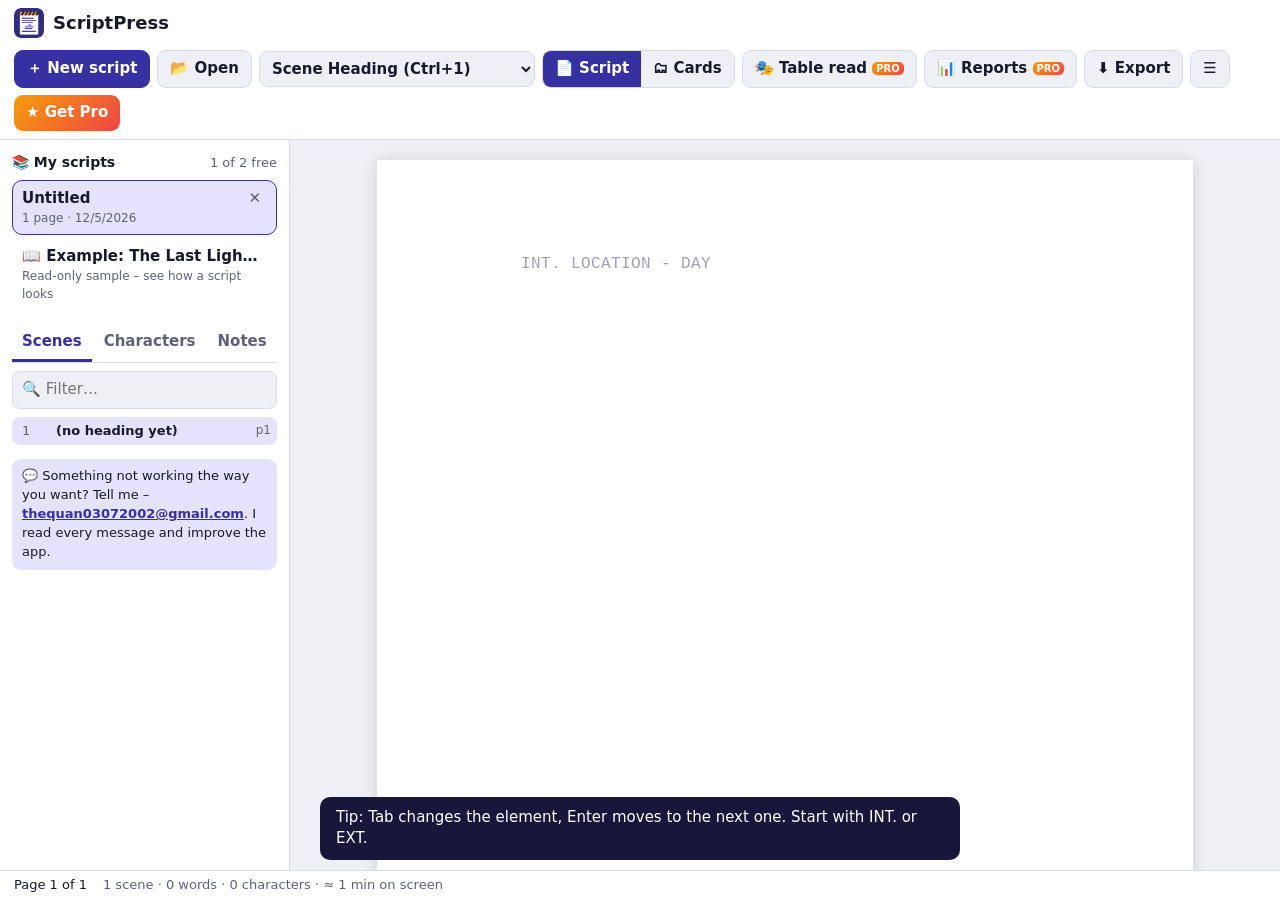
<file: index.html>
<!doctype html>
<html lang="en">
<head>
  <meta charset="utf-8">
  <meta name="viewport" content="width=device-width, initial-scale=1">
  <title>ScriptPress - Screenwriting Software</title>
  <meta name="description" content="Write screenplays in industry-standard format. Automatic formatting, index cards, revisions, reports, table read, Final Draft (.fdx), Fountain and PDF. Works offline, your scripts stay on your computer.">
  <meta name="theme-color" content="#312e81">
  <link rel="manifest" href="manifest.json">
  <link rel="icon" href="icon-192.png">
  <link rel="stylesheet" href="style.css">
</head>
<body>
  <header class="topbar">
    <div class="brand"><img src="icon-192.png" alt="" width="30" height="30"><span>ScriptPress</span></div>
    <div class="top-btns">
      <button id="newBtn" class="primary">＋ New script</button>
      <button id="openBtn" class="tb" title="Open a Final Draft (.fdx), Fountain or text file">📂 Open</button>
      <select id="elSel" class="tb el-sel" title="Element (Tab / Enter change it; Ctrl+1…8)" aria-label="Element type"></select>
      <div class="seg" role="tablist"><button id="vScript" class="on">📄 Script</button><button id="vCards">🗂 Cards</button></div>
      <button id="readBtn" class="tb">🎭 Table read <span class="pro-tag">PRO</span></button>
      <button id="repBtn" class="tb">📊 Reports <span class="pro-tag">PRO</span></button>
      <button id="exportBtn" class="tb">⬇ Export</button>
      <button id="moreBtn" class="tb" aria-label="More">☰</button>
      <button id="proBtn" class="pro-btn">★ Get Pro</button>
    </div>
    <div id="menu" class="menu" hidden>
      <button id="titleBtn">🎬 Title page…</button>
      <button id="findBtn">🔎 Find &amp; replace… <span class="kbd">Ctrl+F</span></button>
      <button id="renameBtn">✏ Rename a character everywhere…</button>
      <button id="revBtn">🎨 Revisions (colored pages)… <span class="pro-tag">PRO</span></button>
      <button id="snapBtn">🕓 Drafts: save &amp; compare… <span class="pro-tag">PRO</span></button>
      <button id="focusBtn">🧘 Focus mode <span class="kbd">F11</span></button>
      <button id="setBtn">⚙ Page &amp; formatting settings…</button>
      <hr>
      <button id="dupBtn">⧉ Duplicate this script</button>
      <button id="backupBtn">💾 Back up all scripts…</button>
      <button id="restoreFileBtn">📂 Restore a backup…</button>
      <hr>
      <button id="trialBtn">🎁 Try Pro free for 7 days</button>
      <button id="trialEndBtn" hidden>End the Pro trial</button>
      <a href="help.html" target="_blank" rel="noopener">❓ How to use ScriptPress</a>
      <a href="mailto:thequan03072002@gmail.com?subject=ScriptPress%20feedback">✉ Feedback &amp; support</a>
      <button id="aboutBtn">ℹ About ScriptPress</button>
    </div>
    <input id="fileIn" type="file" accept=".fdx,.fountain,.spmd,.txt,.md,text/plain,application/xml" hidden>
    <input id="backupIn" type="file" accept=".json,application/json" hidden>
  </header>

  <main class="layout">
    <aside class="left">
      <div class="lib-head"><h3>📚 My scripts</h3><span id="libCount" class="muted small"></span></div>
      <div id="libList" class="lib"></div>
      <div class="tabs" role="tablist"><button id="tScenes" class="on">Scenes</button><button id="tChars">Characters</button><button id="tNotes">Notes</button></div>
      <input id="navSearch" class="search" type="search" placeholder="🔍 Filter…" aria-label="Filter">
      <div id="nav" class="nav"></div>
      <p class="fb-note">💬 Something not working the way you want? Tell me – <a href="mailto:thequan03072002@gmail.com?subject=ScriptPress%20feedback">thequan03072002@gmail.com</a>. I read every message and improve the app.</p>
    </aside>

    <section class="stage" id="stage">
      <div id="banner" class="banner" hidden></div>
      <div id="paperWrap" class="paper-wrap">
        <div id="paper" class="paper" spellcheck="true" autocapitalize="off"></div>
      </div>
      <div id="cards" class="cards" hidden></div>
      <div id="ac" class="ac" hidden role="listbox"></div>
    </section>
  </main>
  <footer class="status">
    <span id="stPage"></span><span id="stInfo" class="muted"></span><span class="spacer"></span><span id="stRev"></span><span id="stSaved" class="muted"></span>
  </footer>

  <dialog id="titleDialog" class="dlg">
    <h2>Title page</h2>
    <label class="field">Title<input id="tpTitle" type="text" maxlength="200"></label>
    <div class="two"><label class="field">Credit<input id="tpCredit" type="text" placeholder="Written by"></label><label class="field">Author(s)<input id="tpAuthor" type="text"></label></div>
    <label class="field">Based on (optional)<input id="tpSource" type="text" placeholder="Based on the novel by…"></label>
    <div class="two"><label class="field">Contact (bottom left)<textarea id="tpContact" rows="3"></textarea></label><label class="field">Draft / date<input id="tpDate" type="text" placeholder="First draft – 18 November 2026"></label></div>
    <div class="row-btns"><button id="tpOk" class="primary">✓ Done</button></div>
  </dialog>

  <dialog id="exportDialog" class="dlg wide">
    <h2>Export</h2>
    <div class="formats" id="formats"></div>
    <div class="opts">
      <label class="check"><input id="exTitle" type="checkbox" checked> Title page</label>
      <label class="check"><input id="exNums" type="checkbox"> Scene numbers</label>
      <label class="check"><input id="exRev" type="checkbox"> Revision marks (*) &amp; colored pages <span class="pro-tag">PRO</span></label>
    </div>
    <label class="field">Watermark on every page <span class="pro-tag">PRO</span><input id="exWm" type="text" maxlength="40" placeholder="e.g. CONFIDENTIAL or the reader's name"></label>
    <p id="exMsg" class="pro-msg" hidden></p>
    <div class="row-btns"><button id="exGo" class="primary">⬇ Save</button><button id="exPrint" class="ghost">🖨 Print</button><button id="exCancel" class="ghost">Cancel</button></div>
  </dialog>

  <dialog id="findDialog" class="dlg">
    <h2>Find &amp; replace</h2>
    <label class="field">Find<input id="fFind" type="text"></label>
    <label class="field">Replace with<input id="fRepl" type="text"></label>
    <label class="check"><input id="fCase" type="checkbox"> Match capital letters</label>
    <p id="fMsg" class="hint"></p>
    <div class="row-btns"><button id="fNext" class="primary">Find next</button><button id="fGo" class="ghost">Replace all</button><button id="fCancel" class="ghost">Close</button></div>
  </dialog>

  <dialog id="renameDialog" class="dlg">
    <h2>Rename a character</h2>
    <p class="muted small">Changes the name above every speech and wherever it appears in action and dialogue.</p>
    <label class="field">Character<select id="rnFrom"></select></label>
    <label class="field">New name<input id="rnTo" type="text" maxlength="60"></label>
    <div class="row-btns"><button id="rnGo" class="primary">Rename</button><button id="rnCancel" class="ghost">Cancel</button></div>
  </dialog>

  <dialog id="setDialog" class="dlg">
    <h2>Page &amp; formatting</h2>
    <label class="check"><input id="sNums" type="checkbox"> Show scene numbers</label>
    <label class="check"><input id="sLock" type="checkbox"> Lock scene numbers (new scenes become 5A, 5B…)</label>
    <label class="check"><input id="sBold" type="checkbox"> Bold scene headings</label>
    <label class="check"><input id="sMore" type="checkbox" checked> (MORE) and (CONT'D) when a speech breaks across pages</label>
    <label class="check"><input id="sContd" type="checkbox" checked> Add (CONT'D) when a character speaks again after action</label>
    <label class="check"><input id="sBreaks" type="checkbox" checked> Show page breaks while writing</label>
    <div class="row-btns"><button id="setOk" class="primary">✓ Done</button></div>
  </dialog>

  <dialog id="revDialog" class="dlg">
    <h2>Revisions</h2>
    <p class="muted small">When revision mode is on, every line you change is marked with * in the margin, in the color of the current revision – just like production drafts (White, Blue, Pink, Yellow…).</p>
    <label class="check"><input id="rvOn" type="checkbox"> Revision mode on</label>
    <label class="field">Current revision<select id="rvColor"></select></label>
    <p id="rvInfo" class="hint"></p>
    <div class="row-btns"><button id="rvOk" class="primary">✓ Done</button><button id="rvClear" class="ghost">Clear all revision marks</button></div>
  </dialog>

  <dialog id="snapDialog" class="dlg wide">
    <h2>Drafts</h2>
    <p class="muted small">Save the script as it is now (e.g. “First draft”), then keep writing. Compare any saved draft with the current script to see exactly what changed.</p>
    <div class="row-btns tight"><input id="snapName" type="text" maxlength="60" placeholder="Name, e.g. First draft"><button id="snapSave" class="primary">💾 Save this draft</button></div>
    <div id="snapList" class="snap-list"></div>
    <div id="diff" class="diff" hidden></div>
    <div class="row-btns"><button id="snapClose" class="ghost">Close</button></div>
  </dialog>

  <dialog id="repDialog" class="dlg xwide">
    <h2>Reports</h2>
    <div class="tabs" role="tablist"><button data-r="scenes" class="on">Scenes</button><button data-r="chars">Characters</button><button data-r="locs">Locations</button><button data-r="tuner">Dialogue tuner</button><button data-r="words">Word use</button></div>
    <div id="repBody" class="rep-body"></div>
    <div class="row-btns"><button id="repCsv" class="primary">⬇ Save as CSV (Excel)</button><button id="repClose" class="ghost">Close</button></div>
  </dialog>

  <dialog id="readDialog" class="dlg wide">
    <h2>🎭 Table read</h2>
    <p class="muted small">Hear your script read aloud with a different voice for each character – the best way to catch clunky dialogue. Uses the voices installed on your computer.</p>
    <div id="voiceList" class="voice-list"></div>
    <div class="two"><label class="field">Speed<input id="rdRate" type="range" min="0.7" max="1.6" step="0.1" value="1"></label><label class="check"><input id="rdAction" type="checkbox" checked> Read scene headings and action</label></div>
    <div class="row-btns"><button id="rdPlay" class="primary">▶ Read from the cursor</button><button id="rdStop" class="ghost" hidden>⏹ Stop</button><button id="rdClose" class="ghost">Close</button></div>
  </dialog>

  <dialog id="noteDialog" class="dlg">
    <h2>Note</h2>
    <textarea id="noteText" rows="5" maxlength="2000" placeholder="A note for yourself – not printed."></textarea>
    <div class="row-btns"><button id="noteOk" class="primary">✓ Save note</button><button id="noteDel" class="ghost danger">Delete note</button><button id="noteCancel" class="ghost">Cancel</button></div>
  </dialog>

  <dialog id="proDialog" class="dlg">
    <h2>ScriptPress Pro</h2>
    <p class="muted">One-time purchase. Yours forever on this Microsoft account. No subscription, ever.</p>
    <ul class="pro-list">
      <li><strong>Unlimited scripts</strong> <span class="muted">(free: 2 scripts)</span></li>
      <li><strong>Clean PDF</strong> without the “Made with ScriptPress” line, <strong>watermarked copies</strong> for readers</li>
      <li><strong>Final Draft (.fdx)</strong> import and export, and <strong>Word (.docx)</strong> export</li>
      <li><strong>Revisions</strong> – colored drafts with * marks, locked scene numbers</li>
      <li><strong>Drafts</strong> – save versions and see exactly what changed</li>
      <li><strong>Reports</strong> – scenes with page eighths, characters, locations, dialogue tuner, word use, CSV</li>
      <li><strong>Table read</strong> – your script read aloud, a voice for each character</li>
    </ul>
    <p class="fb-note">💬 Something not working the way you want? Tell me – <a href="mailto:thequan03072002@gmail.com?subject=ScriptPress%20feedback">thequan03072002@gmail.com</a>. I read every message and improve the app.</p>
    <p id="proMsg" class="pro-msg" hidden></p>
    <div class="row-btns">
      <button id="buyBtn" class="primary" autofocus>Unlock Pro</button>
      <button id="restoreBtn" class="ghost">Restore purchase</button>
      <button id="closePro" class="ghost">Not now</button>
    </div>
  </dialog>

  <dialog id="aboutDialog" class="dlg">
    <h2>ScriptPress</h2>
    <p>Version 1.0 · Developed by <b>NTQ37</b>.</p>
    <p class="muted small">ScriptPress™ © 2026 NTQ37. All rights reserved. Final Draft is a trademark of Final Draft, Inc.; ScriptPress is not affiliated with it. Font: Liberation Mono (SIL Open Font License 1.1, <a href="OFL-LiberationMono.txt" target="_blank" rel="noopener">license</a>).</p>
    <div class="row-btns"><button id="aboutPro" class="primary">★ Activate Pro</button><button id="aboutClose" class="ghost">Close</button></div>
  </dialog>

  <div id="toast" class="toast" hidden></div>
  <div id="restartBar" class="restart" hidden>A new version of ScriptPress is ready. <button id="restartBtn" class="primary">Restart now</button></div>
  <div id="printArea" class="print-area"></div>
  <script src="script-core.js"></script>
  <script src="app.js"></script>
</body>
</html>
</file>
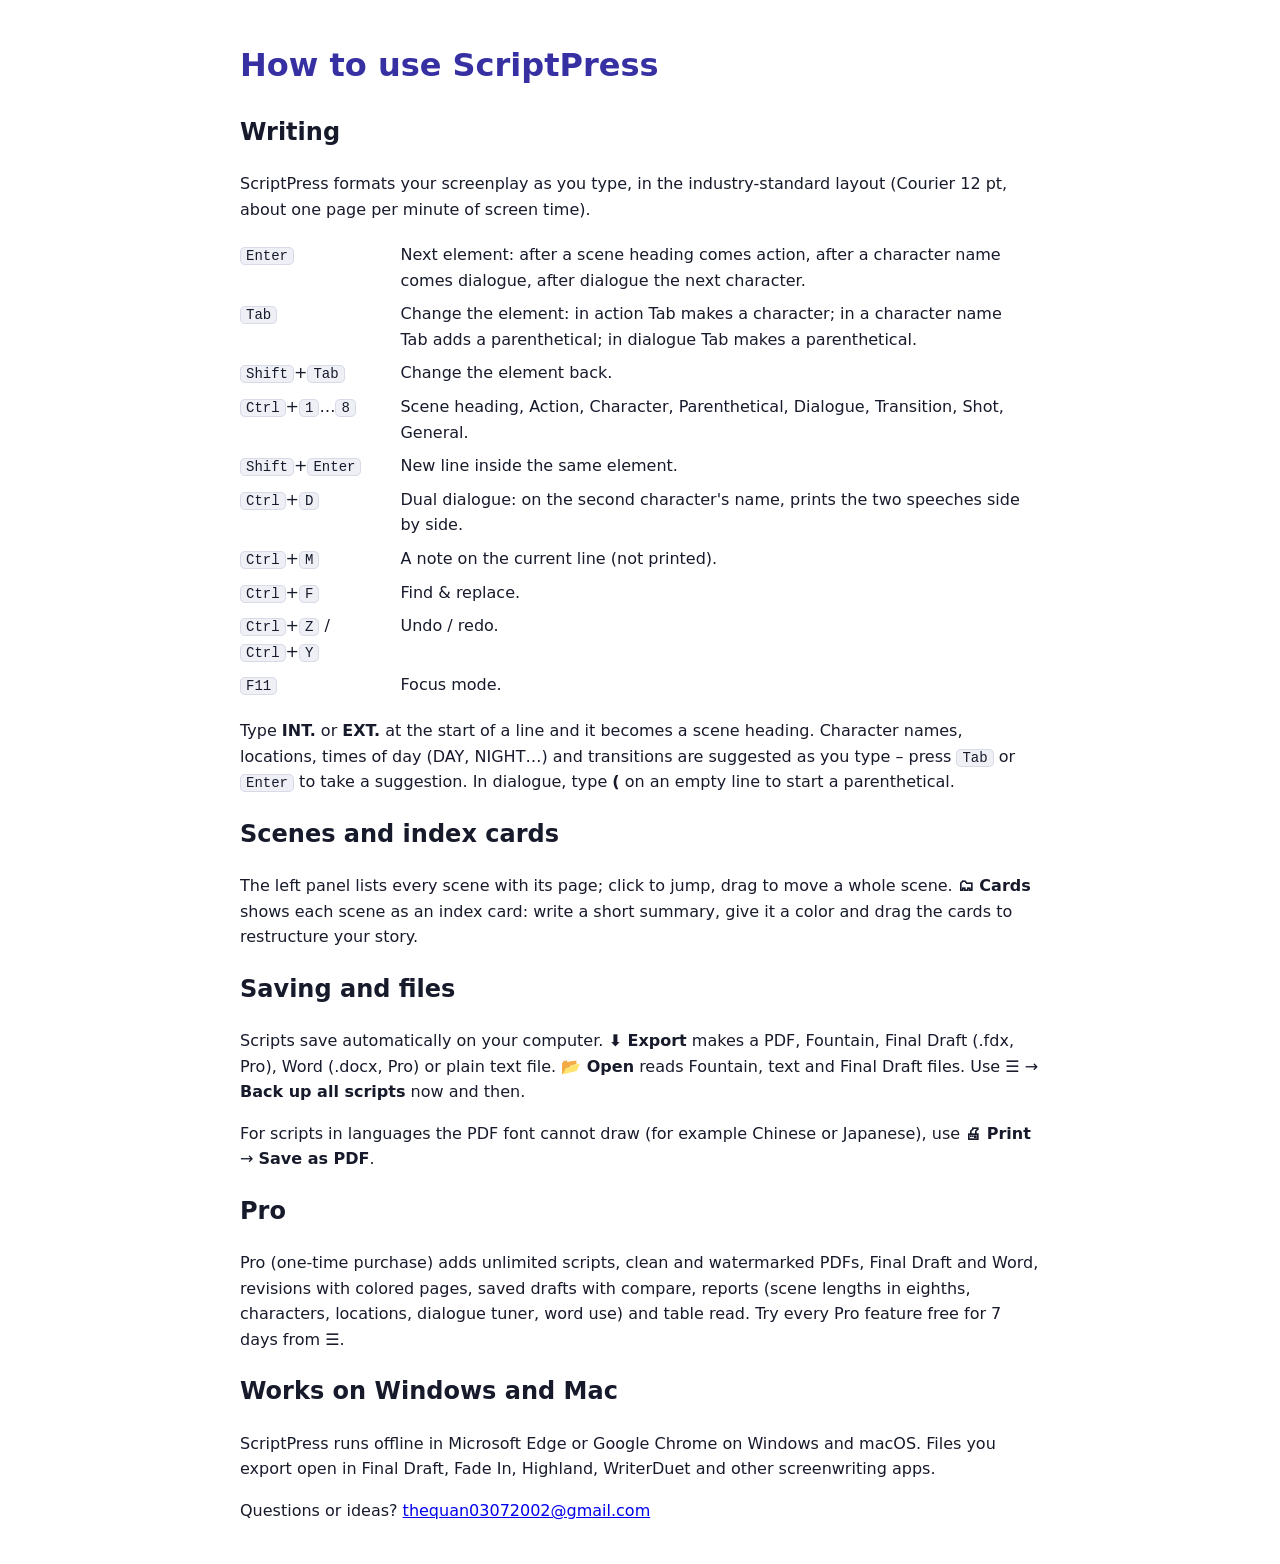
<file: help.html>
<!doctype html><html lang="en"><head><meta charset="utf-8"><meta name="viewport" content="width=device-width,initial-scale=1"><title>How to use ScriptPress</title><style>body{font:16px/1.6 "Segoe UI",system-ui,sans-serif;max-width:800px;margin:40px auto;padding:0 20px;color:#171a2b}h1{color:#3730a3}kbd{background:#eef0f6;border:1px solid #d8dbe7;border-radius:5px;padding:0 5px;font-size:14px}table{border-collapse:collapse}td{padding:4px 12px 4px 0;vertical-align:top}</style></head><body>
<h1>How to use ScriptPress</h1>
<h2>Writing</h2>
<p>ScriptPress formats your screenplay as you type, in the industry-standard layout (Courier 12 pt, about one page per minute of screen time).</p>
<table>
<tr><td><kbd>Enter</kbd></td><td>Next element: after a scene heading comes action, after a character name comes dialogue, after dialogue the next character.</td></tr>
<tr><td><kbd>Tab</kbd></td><td>Change the element: in action Tab makes a character; in a character name Tab adds a parenthetical; in dialogue Tab makes a parenthetical.</td></tr>
<tr><td><kbd>Shift</kbd>+<kbd>Tab</kbd></td><td>Change the element back.</td></tr>
<tr><td><kbd>Ctrl</kbd>+<kbd>1</kbd>…<kbd>8</kbd></td><td>Scene heading, Action, Character, Parenthetical, Dialogue, Transition, Shot, General.</td></tr>
<tr><td><kbd>Shift</kbd>+<kbd>Enter</kbd></td><td>New line inside the same element.</td></tr>
<tr><td><kbd>Ctrl</kbd>+<kbd>D</kbd></td><td>Dual dialogue: on the second character's name, prints the two speeches side by side.</td></tr>
<tr><td><kbd>Ctrl</kbd>+<kbd>M</kbd></td><td>A note on the current line (not printed).</td></tr>
<tr><td><kbd>Ctrl</kbd>+<kbd>F</kbd></td><td>Find &amp; replace.</td></tr>
<tr><td><kbd>Ctrl</kbd>+<kbd>Z</kbd> / <kbd>Ctrl</kbd>+<kbd>Y</kbd></td><td>Undo / redo.</td></tr>
<tr><td><kbd>F11</kbd></td><td>Focus mode.</td></tr>
</table>
<p>Type <b>INT.</b> or <b>EXT.</b> at the start of a line and it becomes a scene heading. Character names, locations, times of day (DAY, NIGHT…) and transitions are suggested as you type – press <kbd>Tab</kbd> or <kbd>Enter</kbd> to take a suggestion. In dialogue, type <b>(</b> on an empty line to start a parenthetical.</p>
<h2>Scenes and index cards</h2>
<p>The left panel lists every scene with its page; click to jump, drag to move a whole scene. <b>🗂 Cards</b> shows each scene as an index card: write a short summary, give it a color and drag the cards to restructure your story.</p>
<h2>Saving and files</h2>
<p>Scripts save automatically on your computer. <b>⬇ Export</b> makes a PDF, Fountain, Final Draft (.fdx, Pro), Word (.docx, Pro) or plain text file. <b>📂 Open</b> reads Fountain, text and Final Draft files. Use ☰ → <b>Back up all scripts</b> now and then.</p>
<p>For scripts in languages the PDF font cannot draw (for example Chinese or Japanese), use <b>🖨 Print</b> → <b>Save as PDF</b>.</p>
<h2>Pro</h2>
<p>Pro (one-time purchase) adds unlimited scripts, clean and watermarked PDFs, Final Draft and Word, revisions with colored pages, saved drafts with compare, reports (scene lengths in eighths, characters, locations, dialogue tuner, word use) and table read. Try every Pro feature free for 7 days from ☰.</p>
<h2>Works on Windows and Mac</h2>
<p>ScriptPress runs offline in Microsoft Edge or Google Chrome on Windows and macOS. Files you export open in Final Draft, Fade In, Highland, WriterDuet and other screenwriting apps.</p>
<p>Questions or ideas? <a href="mailto:thequan03072002@gmail.com?subject=ScriptPress">thequan03072002@gmail.com</a></p>
</body></html>
</file>
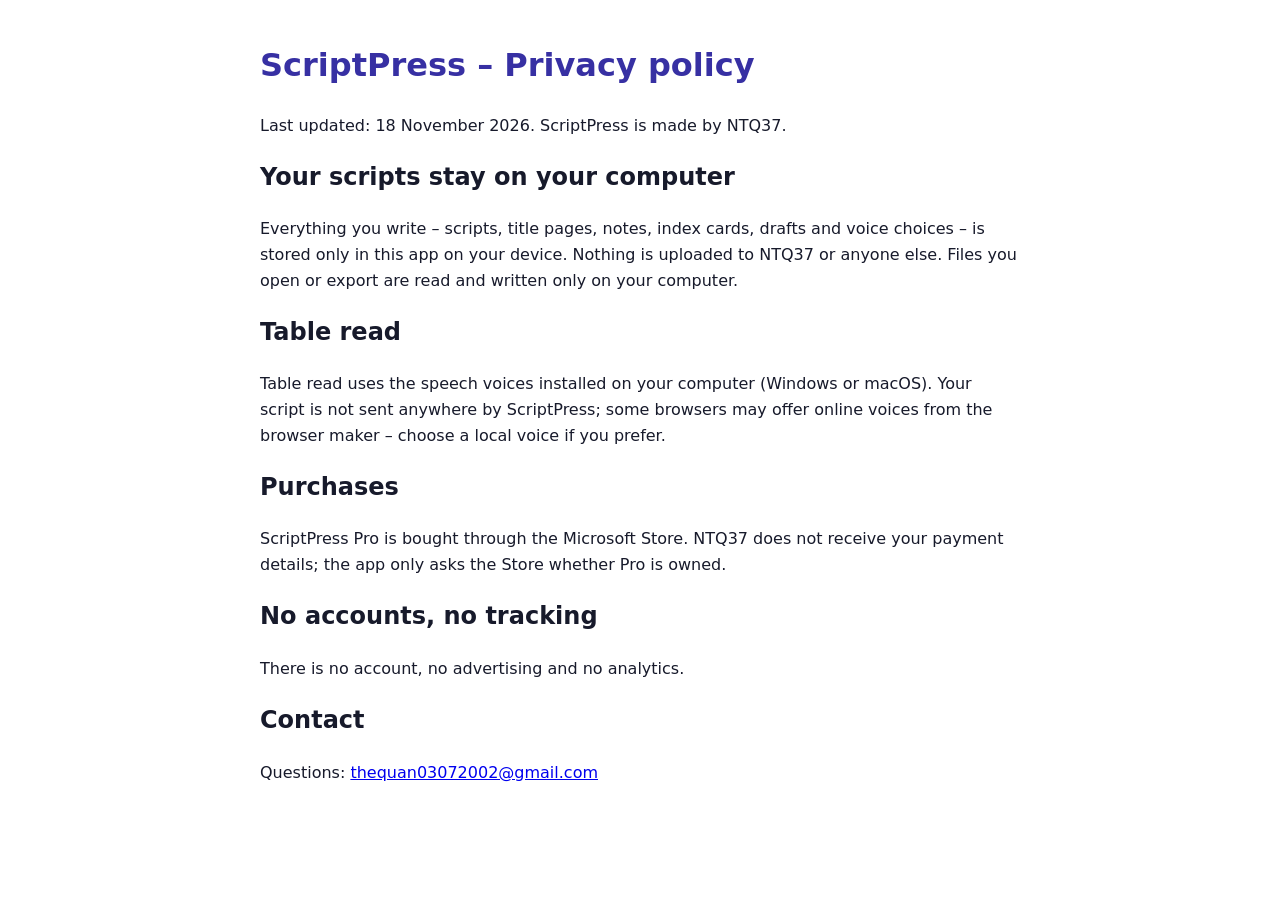
<file: privacy.html>
<!doctype html><html lang="en"><head><meta charset="utf-8"><meta name="viewport" content="width=device-width,initial-scale=1"><title>ScriptPress – Privacy policy</title><style>body{font:16px/1.6 "Segoe UI",system-ui,sans-serif;max-width:760px;margin:40px auto;padding:0 20px;color:#171a2b}h1{color:#3730a3}</style></head><body>
<h1>ScriptPress – Privacy policy</h1>
<p>Last updated: 18 November 2026. ScriptPress is made by NTQ37.</p>
<h2>Your scripts stay on your computer</h2>
<p>Everything you write – scripts, title pages, notes, index cards, drafts and voice choices – is stored only in this app on your device. Nothing is uploaded to NTQ37 or anyone else. Files you open or export are read and written only on your computer.</p>
<h2>Table read</h2>
<p>Table read uses the speech voices installed on your computer (Windows or macOS). Your script is not sent anywhere by ScriptPress; some browsers may offer online voices from the browser maker – choose a local voice if you prefer.</p>
<h2>Purchases</h2>
<p>ScriptPress Pro is bought through the Microsoft Store. NTQ37 does not receive your payment details; the app only asks the Store whether Pro is owned.</p>
<h2>No accounts, no tracking</h2>
<p>There is no account, no advertising and no analytics.</p>
<h2>Contact</h2>
<p>Questions: <a href="mailto:thequan03072002@gmail.com">thequan03072002@gmail.com</a></p>
</body></html>
</file>
<file: style.css>
@font-face { font-family: "SP Mono"; src: url(mono-Regular.woff2) format("woff2"); font-weight: 400; font-display: block; }
@font-face { font-family: "SP Mono"; src: url(mono-Bold.woff2) format("woff2"); font-weight: 700; font-display: block; }
:root { --bg: #eef0f6; --card: #ffffff; --text: #171a2b; --muted: #5d6278; --line: #d8dbe7; --acc: #3730a3; --acc-2: #e4e3fb; --on-acc: #ffffff; --danger: #b42318; --hl: #fff4c2; --paper: #ffffff; --ink: #111111; --pb: #9aa0b8; color-scheme: light dark; }
@media (prefers-color-scheme: dark) { :root { --bg: #0e0f18; --card: #171827; --text: #e6e7f2; --muted: #a2a6c0; --line: #2c2f48; --acc: #a5b4fc; --acc-2: #23254a; --on-acc: #0e0f2a; --danger: #f97066; --hl: #3b3410; --paper: #1d1e2c; --ink: #ececf4; --pb: #5f6488; } }
* { box-sizing: border-box; }
html, body { height: 100%; }
body { margin: 0; font: 15px/1.45 "Segoe UI", system-ui, -apple-system, sans-serif; background: var(--bg); color: var(--text); display: flex; flex-direction: column; }
[hidden] { display: none !important; }
h2 { font-size: 21px; margin: 0 0 8px; }
h3 { font-size: 14px; margin: 0; }
.topbar { position: relative; display: flex; align-items: center; justify-content: space-between; gap: 12px; padding: 8px 14px; border-bottom: 1px solid var(--line); background: var(--card); flex-wrap: wrap; }
.brand { display: flex; align-items: center; gap: 9px; font-weight: 700; font-size: 18px; }
.brand img { border-radius: 7px; }
.spacer { flex: 1; }
.top-btns { display: flex; gap: 7px; align-items: center; flex-wrap: wrap; }
button { font: inherit; border-radius: 9px; padding: 7px 12px; cursor: pointer; border: 1px solid transparent; }
button:disabled { opacity: .5; cursor: default; }
.tb { background: var(--bg); color: var(--text); border: 1px solid var(--line); font-weight: 600; }
.tb:hover, .ghost:hover:not(:disabled) { border-color: var(--acc); }
select.tb { font: inherit; font-weight: 600; padding: 7px 8px; border-radius: 9px; }
.el-sel { width: auto !important; min-width: 170px; }
.primary { background: var(--acc); color: var(--on-acc); font-weight: 700; border-color: var(--acc); }
.ghost { background: transparent; color: var(--text); border-color: var(--line); }
.danger { color: var(--danger); }
.small { font-size: 13px; }
.pro-btn { background: linear-gradient(135deg, #f59e0b, #ef4444); color: #fff; font-weight: 700; border: 0; }
.pro-btn.is-pro { background: var(--acc-2); color: var(--acc); cursor: default; }
.pro-tag { font-size: 10px; font-weight: 800; color: #fff; background: linear-gradient(135deg, #f59e0b, #ef4444); border-radius: 5px; padding: 1px 4px; vertical-align: 1px; }
body.unlocked .pro-tag { display: none; }
.kbd { font-size: 11px; color: var(--muted); float: right; margin-left: 12px; }
.seg { display: inline-flex; border: 1px solid var(--line); border-radius: 9px; overflow: hidden; }
.seg button { border: 0; border-radius: 0; background: var(--bg); color: var(--text); font-weight: 600; }
.seg button.on { background: var(--acc); color: var(--on-acc); }
.menu { position: absolute; right: 14px; top: 52px; z-index: 20; background: var(--card); border: 1px solid var(--line); border-radius: 12px; padding: 6px; display: flex; flex-direction: column; min-width: 330px; box-shadow: 0 10px 30px rgba(0,0,0,.25); }
.menu button, .menu a { text-align: left; background: transparent; color: var(--text); padding: 8px 12px; border-radius: 8px; text-decoration: none; border: 0; }
.menu button:hover, .menu a:hover { background: var(--acc-2); }
.menu hr { border: 0; border-top: 1px solid var(--line); margin: 4px 6px; }
.layout { flex: 1; min-height: 0; display: grid; grid-template-columns: 290px minmax(0, 1fr); }
.left { background: var(--card); border-right: 1px solid var(--line); padding: 12px; overflow: auto; display: flex; flex-direction: column; gap: 8px; }
.left > * { flex-shrink: 0; }
.lib-head { display: flex; justify-content: space-between; align-items: baseline; }
.search, input[type=text], input[type=search], select, textarea { font: inherit; padding: 7px 9px; border-radius: 8px; border: 1px solid var(--line); background: var(--bg); color: var(--text); width: 100%; font-weight: 400; }
textarea { resize: vertical; }
.lib { display: flex; flex-direction: column; gap: 3px; }
.item { display: grid; grid-template-columns: 1fr auto; gap: 0 6px; padding: 7px 9px; border-radius: 10px; cursor: pointer; border: 1px solid transparent; align-items: center; }
.item:hover { background: var(--bg); }
.item.on { background: var(--acc-2); border-color: var(--acc); }
.item .nm { font-weight: 600; overflow: hidden; text-overflow: ellipsis; white-space: nowrap; }
.item .st { font-size: 12px; color: var(--muted); grid-column: 1 / -1; }
.item .x { padding: 0 6px; background: none; border: 0; color: var(--muted); }
.item .lock { font-size: 11px; color: #b45309; }
.tabs { display: flex; gap: 2px; border-bottom: 1px solid var(--line); margin-top: 6px; flex-wrap: wrap; }
.tabs button { background: none; border: 0; border-bottom: 3px solid transparent; border-radius: 0; color: var(--muted); font-weight: 600; padding: 6px 10px; }
.tabs button.on { color: var(--acc); border-bottom-color: var(--acc); }
.nav { display: flex; flex-direction: column; gap: 2px; }
.nv { display: grid; grid-template-columns: 30px 1fr auto; gap: 4px; padding: 5px 6px; border-radius: 8px; cursor: pointer; font-size: 13px; border-left: 4px solid transparent; }
.nv:hover { background: var(--bg); }
.nv.cur { background: var(--acc-2); }
.nv.drag { opacity: .4; }
.nv.over { box-shadow: 0 -2px 0 var(--acc); }
.nv .n { color: var(--muted); font-variant-numeric: tabular-nums; }
.nv .h { font-weight: 600; overflow: hidden; text-overflow: ellipsis; white-space: nowrap; }
.nv .p { color: var(--muted); font-size: 12px; }
.nv .syn { grid-column: 2 / -1; color: var(--muted); font-size: 12px; overflow: hidden; text-overflow: ellipsis; white-space: nowrap; }
.hint { font-size: 13px; color: var(--muted); margin: 0; }
.muted { color: var(--muted); }
.fb-note { font-size: 13px; background: var(--acc-2); border-radius: 9px; padding: 8px 10px; margin: 6px 0 0; }
.fb-note a { color: var(--acc); font-weight: 600; }
.stage { position: relative; overflow: auto; padding: 20px 16px 60px; min-height: 0; }
.banner { max-width: 816px; margin: 0 auto 12px; background: var(--hl); border-radius: 10px; padding: 9px 14px; font-size: 14px; }
.banner button { margin-left: 8px; }
/* ---------- the page: 12 pt mono = 10 characters per inch, 6 lines per inch ---------- */
.paper-wrap { display: flex; justify-content: center; }
.paper { position: relative; width: 8.5in; min-height: 11in; padding: 1in 0.9in 1in 1.5in; background: var(--paper); color: var(--ink); box-shadow: 0 2px 14px rgba(0,0,0,.14); font: 16px/16px "SP Mono", "Courier New", Courier, monospace; outline: none; caret-color: var(--acc); counter-reset: none; }
.paper.no-copy { user-select: none; -webkit-user-select: none; }
.paper.focus-mode { box-shadow: none; }
.el { --x: 0ch; position: relative; white-space: pre-wrap; overflow-wrap: anywhere; min-height: 16px; width: 61ch; }
.el.scene { margin-top: 32px; text-transform: uppercase; }
.el.action, .el.general, .el.shot { margin-top: 16px; }
.el.shot { text-transform: uppercase; }
.el.character { margin-top: 16px; margin-left: 22ch; width: 38ch; text-transform: uppercase; }
.el.paren { margin-left: 16ch; width: 26ch; }
.el.dialogue { margin-left: 10ch; width: 35ch; }
.el.transition { margin-top: 16px; margin-left: 0; width: 60ch; text-align: right; text-transform: uppercase; }
.el.general.center { text-align: center; }
.el:first-child { margin-top: 0; }
.el.dual-r { }
.paper.bold-scenes .el.scene { font-weight: 700; }
.el.pagebreak { height: 16px; margin-top: 16px; width: 61ch; border-top: 2px dashed var(--pb); user-select: none; }
.el.pagebreak::before { content: '⤓ Page break (Backspace on the next line removes it)'; font: 11px/16px "Segoe UI", sans-serif; color: var(--pb); }
.el:empty:not(.pagebreak)::before { content: attr(data-ph); color: var(--pb); pointer-events: none; }
.el.scene.nums::after { content: attr(data-num); position: absolute; left: -0.75in; top: 0; color: var(--muted); user-select: none; pointer-events: none; }
.el.pb::before { content: attr(data-pb); position: absolute; left: calc(-1.5in - var(--x)); width: 8.5in; top: -8px; height: 0; border-top: 1px dashed var(--pb); color: var(--pb); font: 11px/1 "Segoe UI", system-ui, sans-serif; text-align: right; padding: 3px 0.3in 0 0; user-select: none; pointer-events: none; text-transform: none; }
.el.pb.scene::before { top: -24px; }
.el.note { border-left: 3px solid #f59e0b; margin-left: calc(var(--x) - 6px); padding-left: 3px; }
.el.character { --x: 22ch; } .el.paren { --x: 16ch; } .el.dialogue { --x: 10ch; }
.el.rv { background: var(--revc, #c9ddff); }
@media (prefers-color-scheme: dark) { .el.rv { background: color-mix(in srgb, var(--revc, #c9ddff) 25%, transparent); } }
.el.hit { background: var(--hl); }
.el.reading { background: #fde68a; color: #111; }
.el.dualmark::after { content: "⇆ dual"; position: absolute; right: -0.85in; top: 0; font: 11px/16px "Segoe UI", sans-serif; color: var(--muted); pointer-events: none; }
.ac { position: absolute; z-index: 30; background: var(--card); border: 1px solid var(--line); border-radius: 9px; box-shadow: 0 8px 24px rgba(0,0,0,.2); padding: 4px; min-width: 220px; font: 14px/1.3 "SP Mono", monospace; }
.ac div { padding: 5px 9px; border-radius: 6px; cursor: pointer; }
.ac div.on { background: var(--acc); color: var(--on-acc); }
/* ---------- index cards ---------- */
.cards { display: grid; grid-template-columns: repeat(auto-fill, minmax(230px, 1fr)); gap: 14px; max-width: 1200px; margin: 0 auto; }
.card { background: #fffdf3; color: #222; border-radius: 6px; box-shadow: 0 2px 8px rgba(0,0,0,.15); padding: 10px 12px 12px; min-height: 150px; display: flex; flex-direction: column; gap: 6px; border-top: 8px solid var(--cc, #d6d3c4); cursor: grab; background-image: repeating-linear-gradient(transparent 0 21px, #e7e3cf 21px 22px); background-position: 0 32px; }
.card.drag { opacity: .4; }
.card.over { outline: 3px solid var(--acc); }
.card .ch { font: 700 13px/1.3 "SP Mono", monospace; text-transform: uppercase; display: flex; gap: 6px; }
.card .ch .n { color: #777; }
.card textarea { flex: 1; background: transparent; border: 0; color: #222; font: 14px/22px "Segoe UI", sans-serif; padding: 0; resize: none; min-height: 66px; }
.card textarea:focus { outline: 1px dashed #aaa; }
.card .cf { display: flex; justify-content: space-between; align-items: center; gap: 4px 8px; flex-wrap: wrap; font-size: 12px; color: #666; }
.card .cf > span:nth-child(2) { white-space: nowrap; }
.card .go { white-space: nowrap; }
.card .cols { display: flex; gap: 3px; }
.card .cols button { width: 13px; height: 13px; padding: 0; border-radius: 50%; border: 1px solid rgba(0,0,0,.2); }
.card .go { background: none; border: 0; color: #3730a3; font-weight: 600; padding: 0; }
/* ---------- status bar ---------- */
.status { display: flex; gap: 16px; padding: 5px 14px; border-top: 1px solid var(--line); background: var(--card); font-size: 13px; }
.rev-chip { display: inline-block; width: 11px; height: 11px; border-radius: 3px; border: 1px solid var(--line); vertical-align: -1px; margin-right: 4px; }
/* ---------- dialogs ---------- */
.dlg { border: 0; border-radius: 16px; padding: 22px 24px; max-width: 540px; width: calc(100vw - 32px); background: var(--card); color: var(--text); box-shadow: 0 20px 60px rgba(0,0,0,.35); }
.dlg.wide { max-width: 680px; }
.dlg.xwide { max-width: 980px; }
.dlg::backdrop { background: rgba(10, 10, 30, .5); }
.field { display: block; font-size: 14px; font-weight: 600; margin-bottom: 9px; }
.field > input, .field > select, .field > textarea { display: block; margin-top: 4px; }
.check { display: flex; align-items: center; gap: 8px; font-size: 14px; cursor: pointer; margin: 5px 0; }
.check input { width: 17px; height: 17px; accent-color: var(--acc); flex-shrink: 0; }
.two { display: grid; grid-template-columns: 1fr 1fr; gap: 10px; }
.row-btns { display: flex; gap: 8px; flex-wrap: wrap; margin-top: 12px; align-items: center; }
.row-btns.tight { margin-top: 6px; flex-wrap: nowrap; }
.row-btns.tight input { flex: 1; }
.pro-list { padding-left: 20px; display: flex; flex-direction: column; gap: 6px; }
.pro-msg { background: var(--acc-2); border-radius: 9px; padding: 8px 10px; font-size: 14px; }
.formats { display: grid; grid-template-columns: repeat(auto-fill, minmax(190px, 1fr)); gap: 6px; margin-bottom: 10px; }
.formats label { display: flex; gap: 8px; align-items: center; border: 1px solid var(--line); border-radius: 9px; padding: 8px 10px; cursor: pointer; font-size: 14px; }
.formats label:has(input:checked) { border-color: var(--acc); background: var(--acc-2); }
.opts { display: flex; gap: 18px; flex-wrap: wrap; margin-bottom: 6px; }
.rep-body { max-height: 60vh; overflow: auto; margin-top: 10px; position: relative; }
.rep-body table { border-collapse: collapse; width: 100%; font-size: 13px; }
.rep-body th, .rep-body td { text-align: left; padding: 5px 8px; border-bottom: 1px solid var(--line); vertical-align: top; }
.rep-body th { position: sticky; top: 0; background: var(--card); }
.rep-body td.num { text-align: right; font-variant-numeric: tabular-nums; }
.bar-in { display: inline-block; height: 8px; background: var(--acc); border-radius: 4px; vertical-align: 1px; margin-right: 6px; }
.tuner { display: flex; flex-direction: column; gap: 6px; margin-top: 8px; }
.tuner .tl { display: grid; grid-template-columns: 54px 1fr; gap: 8px; align-items: start; }
.tuner .tl span { color: var(--muted); font-size: 12px; padding-top: 7px; }
.tuner textarea { font: 14px/1.4 "SP Mono", monospace; min-height: 34px; }
.words { display: flex; flex-wrap: wrap; gap: 6px; }
.words span { background: var(--bg); border-radius: 7px; padding: 3px 8px; font-size: 13px; }
.voice-list { display: grid; grid-template-columns: 1fr 1.6fr; gap: 6px 10px; align-items: center; margin: 10px 0; max-height: 40vh; overflow: auto; }
.voice-list b { font: 700 13px "SP Mono", monospace; }
.snap-list { display: flex; flex-direction: column; gap: 4px; margin: 10px 0; max-height: 26vh; overflow: auto; }
.snap { display: flex; gap: 8px; align-items: center; padding: 6px 8px; border: 1px solid var(--line); border-radius: 9px; }
.snap .nm { flex: 1; font-weight: 600; }
.snap button { padding: 4px 9px; font-size: 13px; }
.diff { max-height: 40vh; overflow: auto; border: 1px solid var(--line); border-radius: 10px; padding: 8px; font: 13px/1.45 "SP Mono", monospace; }
.diff div { padding: 2px 6px; border-radius: 4px; white-space: pre-wrap; }
.diff .add { background: #dcfce7; color: #14532d; }
.diff .del { background: #fee2e2; color: #7f1d1d; text-decoration: line-through; }
.diff .chg { background: #fef3c7; color: #713f12; }
.diff .sum { font-family: "Segoe UI", sans-serif; font-weight: 700; margin-bottom: 6px; }
.toast { position: fixed; left: 50%; bottom: 40px; transform: translateX(-50%); background: #16173a; color: #fff; padding: 10px 16px; border-radius: 10px; z-index: 50; max-width: 90vw; }
.restart { position: fixed; left: 50%; top: 12px; transform: translateX(-50%); background: var(--card); border: 1px solid var(--line); padding: 8px 12px; border-radius: 12px; z-index: 60; display: flex; gap: 10px; align-items: center; }
body.focus .topbar, body.focus .left, body.focus .status { display: none; }
body.focus .layout { grid-template-columns: 1fr; }
.print-area { display: none; }
@media print {
  @page { size: letter; margin: 0; }
  body { background: #fff; display: block; }
  body > *:not(.print-area) { display: none !important; }
  .print-area { display: block !important; color: #000; }
  .pp { position: relative; width: 8.5in; height: 11in; page-break-after: always; break-after: page; overflow: hidden; font: 12pt/12pt "SP Mono", "Courier New", monospace; }
  .pp .ln { position: absolute; white-space: pre; }
  .pp .pn { position: absolute; top: 0.5in; right: 1in; }
  .pp .ft { position: absolute; bottom: 0.4in; left: 1.5in; font: 8pt Arial, sans-serif; }
  .pp .wm { position: absolute; left: 0; right: 0; top: 45%; text-align: center; font: 700 64pt Arial, sans-serif; color: rgba(0,0,0,.1); transform: rotate(-45deg); }
}
@media (max-width: 900px) {
  .layout { grid-template-columns: 1fr; }
  .left { max-height: 30vh; border-right: 0; border-bottom: 1px solid var(--line); }
  .paper { transform-origin: top left; }
}
</file>
